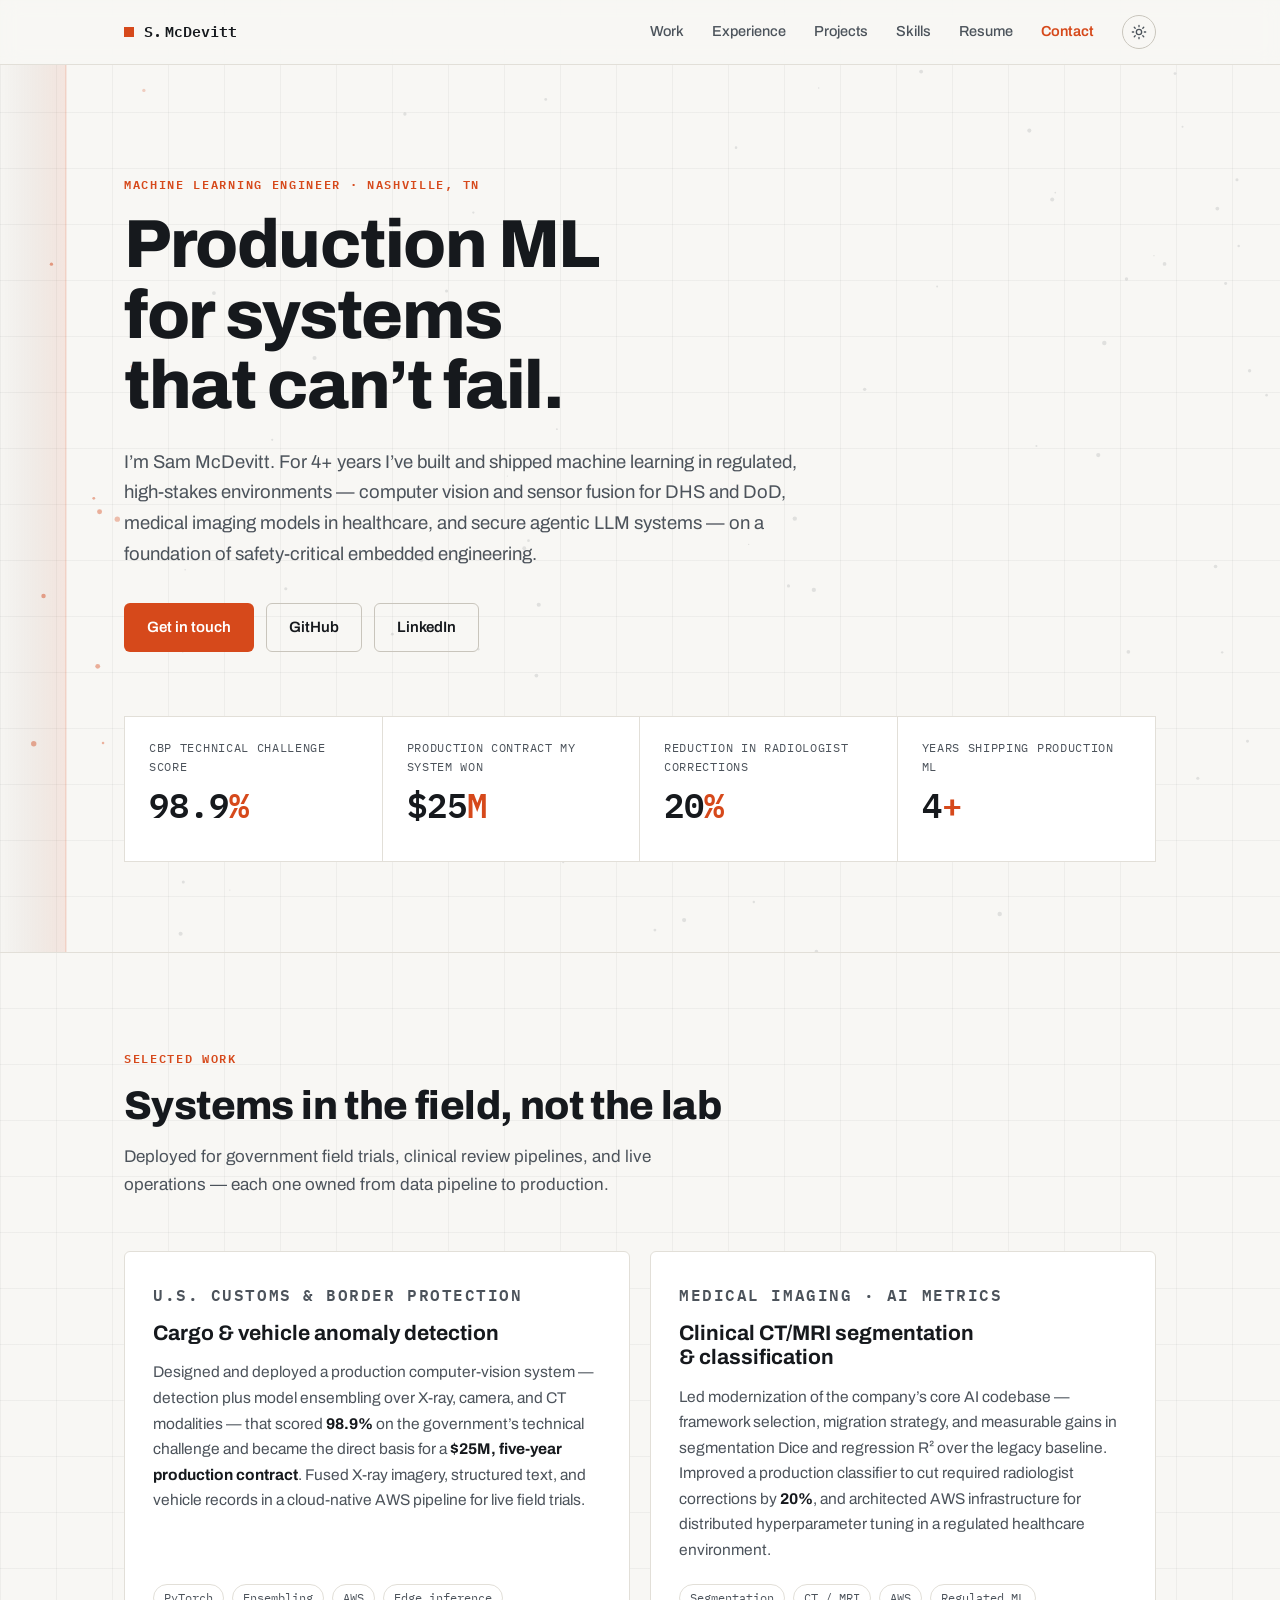
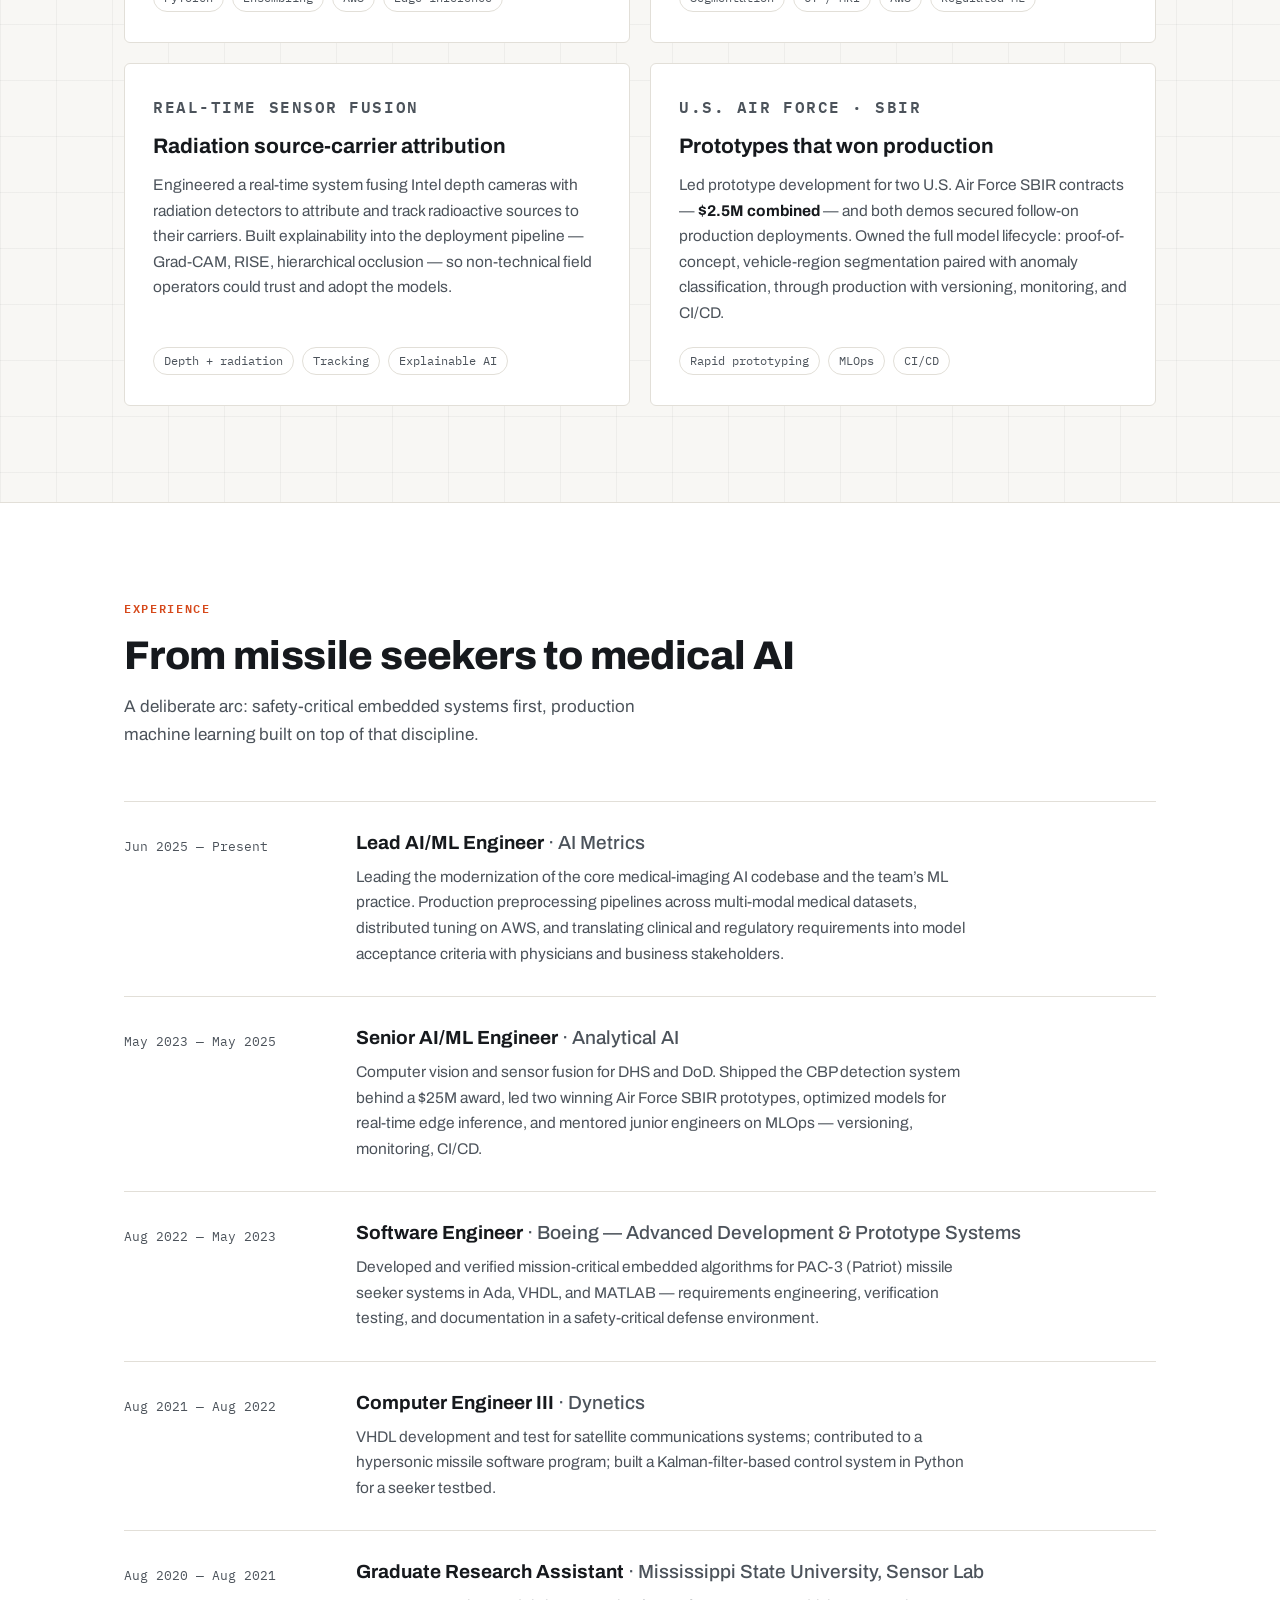
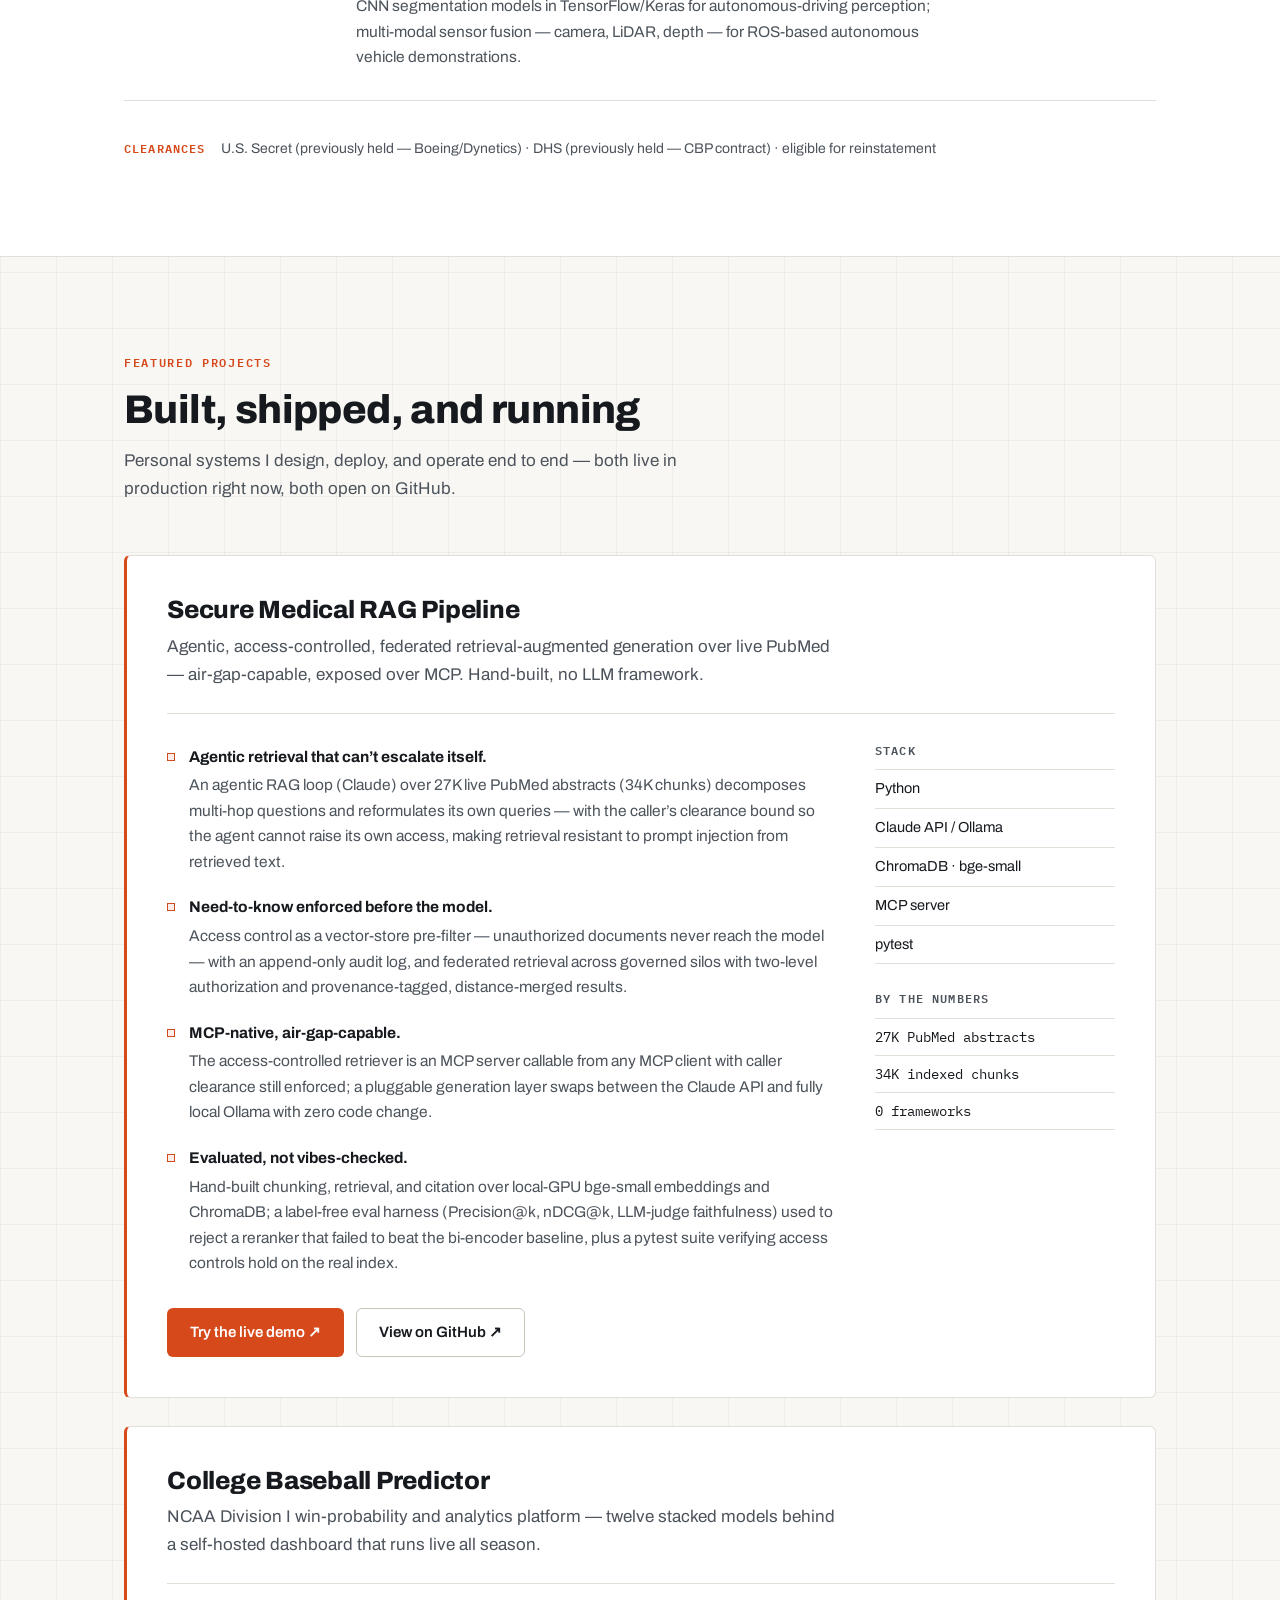
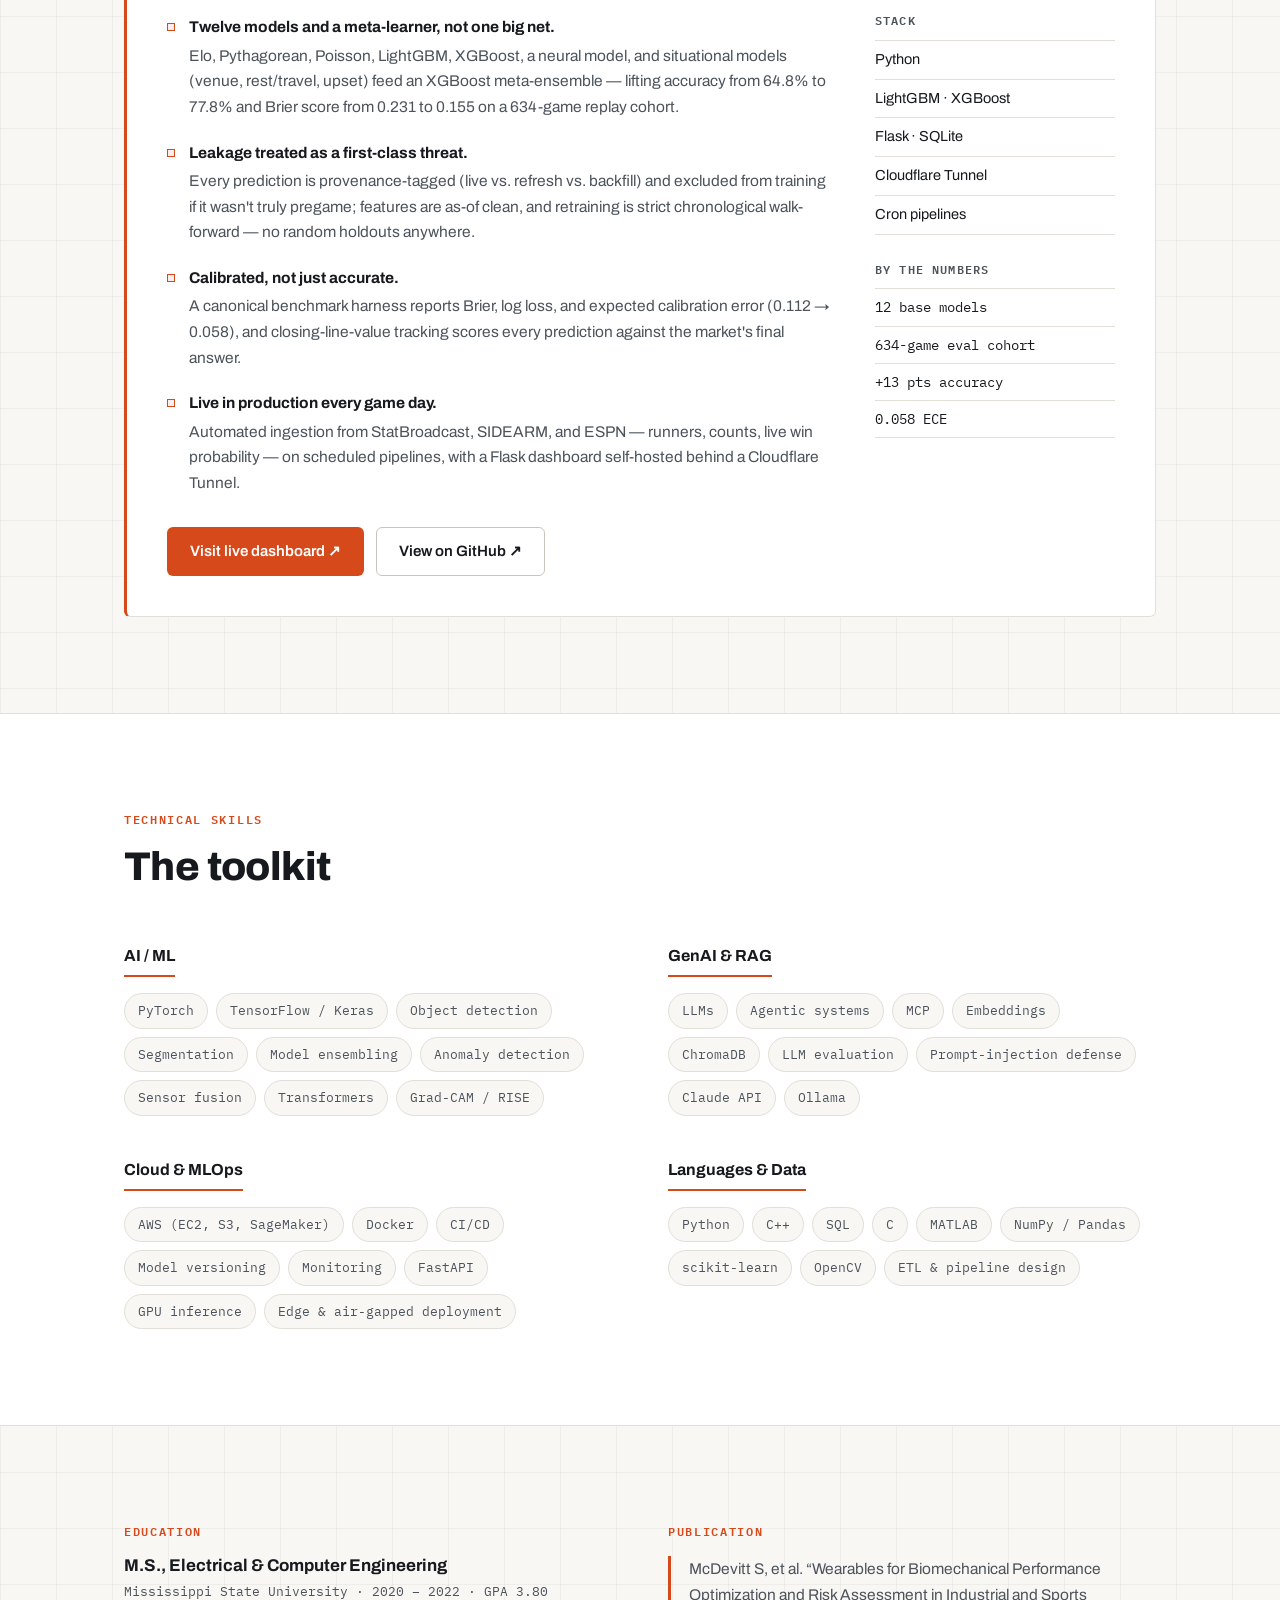
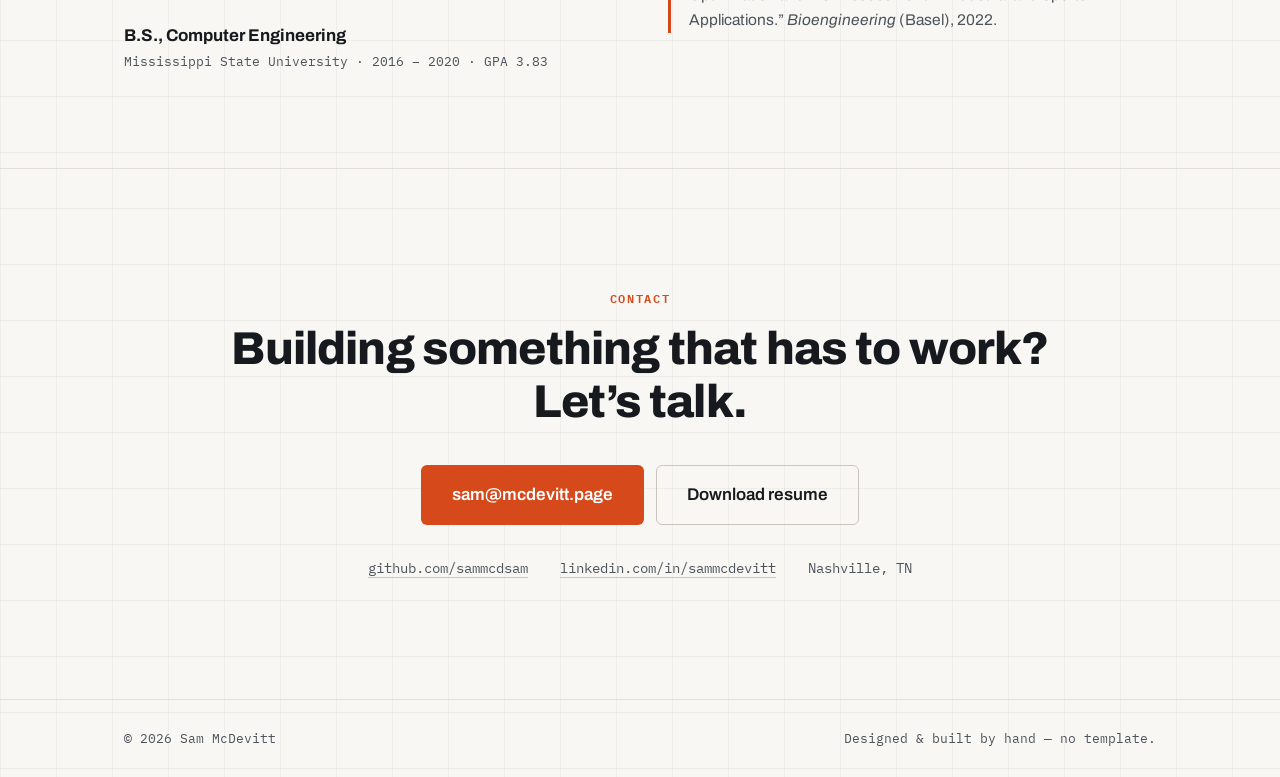
<file: index.html>
<!DOCTYPE html>
<html lang="en">
<head>
  <meta charset="UTF-8">
  <meta name="viewport" content="width=device-width, initial-scale=1.0">
  <title>Sam McDevitt — Machine Learning Engineer</title>
  <meta name="description" content="Sam McDevitt is a machine learning engineer in Nashville, TN building production ML systems — computer vision, sensor fusion, and LLM/RAG platforms — for healthcare, DHS, and DoD.">
  <meta property="og:title" content="Sam McDevitt — Machine Learning Engineer">
  <meta property="og:description" content="Production ML for systems that can't fail: computer vision, sensor fusion, and secure LLM systems in regulated environments.">
  <meta property="og:type" content="website">
  <link rel="icon" href="assets/favicon.svg" type="image/svg+xml">
  <link rel="preconnect" href="https://fonts.googleapis.com">
  <link rel="preconnect" href="https://fonts.gstatic.com" crossorigin>
  <link href="https://fonts.googleapis.com/css2?family=Archivo:wght@400;500;600;700;800&family=IBM+Plex+Mono:wght@400;500;600&display=swap" rel="stylesheet">
  <link rel="stylesheet" href="css/style.css">
  <script defer src="https://analytics.mcdevitt.page/script.js" data-website-id="8c2cd474-ac23-48b2-a5eb-e8eed59ae5b8"></script>
</head>
<body>

  <a class="skip-link" href="#main">Skip to content</a>

  <header class="site-header">
    <nav class="nav" aria-label="Primary">
      <a class="nav-brand" href="#top">
        <span class="brand-mark" aria-hidden="true"></span>
        S.&thinsp;McDevitt
      </a>
      <button class="nav-toggle" aria-expanded="false" aria-controls="nav-links" aria-label="Menu">
        <span></span><span></span>
      </button>
      <div class="nav-links" id="nav-links">
        <a href="#work">Work</a>
        <a href="#experience">Experience</a>
        <a href="#projects">Projects</a>
        <a href="#skills">Skills</a>
        <a href="assets/Sam-McDevitt-Resume.pdf" target="_blank" rel="noopener">Resume</a>
        <a href="#contact" class="nav-cta">Contact</a>
        <button class="theme-toggle" aria-label="Toggle color theme" title="Toggle theme">
          <svg class="icon-sun" viewBox="0 0 24 24" width="16" height="16" fill="none" stroke="currentColor" stroke-width="2" stroke-linecap="round"><circle cx="12" cy="12" r="4"/><path d="M12 2v2m0 16v2M4.9 4.9l1.4 1.4m11.4 11.4 1.4 1.4M2 12h2m16 0h2M4.9 19.1l1.4-1.4M17.7 6.3l1.4-1.4"/></svg>
          <svg class="icon-moon" viewBox="0 0 24 24" width="16" height="16" fill="none" stroke="currentColor" stroke-width="2" stroke-linecap="round" stroke-linejoin="round"><path d="M21 12.8A9 9 0 1 1 11.2 3a7 7 0 0 0 9.8 9.8Z"/></svg>
        </button>
      </div>
    </nav>
  </header>

  <main id="main">

    <!-- ============ HERO ============ -->
    <section class="hero" id="top">
      <canvas id="hero-canvas" aria-hidden="true"></canvas>
      <div class="container hero-inner">
        <p class="eyebrow reveal">Machine Learning Engineer · Nashville, TN</p>
        <h1 class="hero-title reveal">Production ML for systems<br>that can’t fail.</h1>
        <p class="hero-lede reveal">
          I’m Sam McDevitt. For 4+ years I’ve built and shipped machine learning in
          regulated, high-stakes environments — computer vision and sensor fusion for
          DHS and DoD, medical imaging models in healthcare, and secure agentic LLM
          systems — on a foundation of safety-critical embedded engineering.
        </p>
        <div class="hero-actions reveal">
          <a class="btn btn-primary" href="mailto:sam@mcdevitt.page">Get in touch</a>
          <a class="btn btn-ghost" href="https://github.com/sammcdsam" target="_blank" rel="noopener">GitHub</a>
          <a class="btn btn-ghost" href="https://linkedin.com/in/sammcdevitt" target="_blank" rel="noopener">LinkedIn</a>
        </div>
        <dl class="stat-row reveal">
          <div class="stat">
            <dt>CBP technical challenge score</dt>
            <dd>98.9<span class="stat-unit">%</span></dd>
          </div>
          <div class="stat">
            <dt>Production contract my system won</dt>
            <dd>$25<span class="stat-unit">M</span></dd>
          </div>
          <div class="stat">
            <dt>Reduction in radiologist corrections</dt>
            <dd>20<span class="stat-unit">%</span></dd>
          </div>
          <div class="stat">
            <dt>Years shipping production ML</dt>
            <dd>4<span class="stat-unit">+</span></dd>
          </div>
        </dl>
      </div>
    </section>

    <!-- ============ SELECTED WORK ============ -->
    <section class="section" id="work">
      <div class="container">
        <header class="section-head reveal">
          <p class="eyebrow">Selected Work</p>
          <h2>Systems in the field, not the lab</h2>
          <p class="section-lede">Deployed for government field trials, clinical review pipelines, and live operations — each one owned from data pipeline to production.</p>
        </header>

        <div class="work-grid">
          <article class="work-card reveal">
            <p class="work-tag">U.S. Customs &amp; Border Protection</p>
            <h3>Cargo &amp; vehicle anomaly detection</h3>
            <p>
              Designed and deployed a production computer-vision system — detection plus
              model ensembling over X-ray, camera, and CT modalities — that scored
              <strong>98.9%</strong> on the government’s technical challenge and became the
              direct basis for a <strong>$25M, five-year production contract</strong>.
              Fused X-ray imagery, structured text, and vehicle records in a cloud-native
              AWS pipeline for live field trials.
            </p>
            <ul class="work-meta">
              <li>PyTorch</li><li>Ensembling</li><li>AWS</li><li>Edge inference</li>
            </ul>
          </article>

          <article class="work-card reveal">
            <p class="work-tag">Medical Imaging · AI Metrics</p>
            <h3>Clinical CT/MRI segmentation &amp; classification</h3>
            <p>
              Led modernization of the company’s core AI codebase — framework selection,
              migration strategy, and measurable gains in segmentation Dice and regression
              R² over the legacy baseline. Improved a production classifier to cut required
              radiologist corrections by <strong>20%</strong>, and architected AWS
              infrastructure for distributed hyperparameter tuning in a regulated
              healthcare environment.
            </p>
            <ul class="work-meta">
              <li>Segmentation</li><li>CT / MRI</li><li>AWS</li><li>Regulated ML</li>
            </ul>
          </article>

          <article class="work-card reveal">
            <p class="work-tag">Real-time Sensor Fusion</p>
            <h3>Radiation source-carrier attribution</h3>
            <p>
              Engineered a real-time system fusing Intel depth cameras with radiation
              detectors to attribute and track radioactive sources to their carriers.
              Built explainability into the deployment pipeline — Grad-CAM, RISE,
              hierarchical occlusion — so non-technical field operators could trust and
              adopt the models.
            </p>
            <ul class="work-meta">
              <li>Depth + radiation</li><li>Tracking</li><li>Explainable AI</li>
            </ul>
          </article>

          <article class="work-card reveal">
            <p class="work-tag">U.S. Air Force · SBIR</p>
            <h3>Prototypes that won production</h3>
            <p>
              Led prototype development for two U.S. Air Force SBIR contracts —
              <strong>$2.5M combined</strong> — and both demos secured follow-on production
              deployments. Owned the full model lifecycle: proof-of-concept, vehicle-region
              segmentation paired with anomaly classification, through production with
              versioning, monitoring, and CI/CD.
            </p>
            <ul class="work-meta">
              <li>Rapid prototyping</li><li>MLOps</li><li>CI/CD</li>
            </ul>
          </article>
        </div>
      </div>
    </section>

    <!-- ============ EXPERIENCE ============ -->
    <section class="section section-alt" id="experience">
      <div class="container">
        <header class="section-head reveal">
          <p class="eyebrow">Experience</p>
          <h2>From missile seekers to medical AI</h2>
          <p class="section-lede">A deliberate arc: safety-critical embedded systems first, production machine learning built on top of that discipline.</p>
        </header>

        <ol class="timeline">
          <li class="timeline-item reveal">
            <p class="timeline-date">Jun 2025 — Present</p>
            <div class="timeline-body">
              <h3>Lead AI/ML Engineer <span class="at">· AI Metrics</span></h3>
              <p>
                Leading the modernization of the core medical-imaging AI codebase and the
                team’s ML practice. Production preprocessing pipelines across multi-modal
                medical datasets, distributed tuning on AWS, and translating clinical and
                regulatory requirements into model acceptance criteria with physicians and
                business stakeholders.
              </p>
            </div>
          </li>
          <li class="timeline-item reveal">
            <p class="timeline-date">May 2023 — May 2025</p>
            <div class="timeline-body">
              <h3>Senior AI/ML Engineer <span class="at">· Analytical AI</span></h3>
              <p>
                Computer vision and sensor fusion for DHS and DoD. Shipped the CBP
                detection system behind a $25M award, led two winning Air Force SBIR
                prototypes, optimized models for real-time edge inference, and mentored
                junior engineers on MLOps — versioning, monitoring, CI/CD.
              </p>
            </div>
          </li>
          <li class="timeline-item reveal">
            <p class="timeline-date">Aug 2022 — May 2023</p>
            <div class="timeline-body">
              <h3>Software Engineer <span class="at">· Boeing — Advanced Development &amp; Prototype Systems</span></h3>
              <p>
                Developed and verified mission-critical embedded algorithms for PAC-3
                (Patriot) missile seeker systems in Ada, VHDL, and MATLAB — requirements
                engineering, verification testing, and documentation in a safety-critical
                defense environment.
              </p>
            </div>
          </li>
          <li class="timeline-item reveal">
            <p class="timeline-date">Aug 2021 — Aug 2022</p>
            <div class="timeline-body">
              <h3>Computer Engineer III <span class="at">· Dynetics</span></h3>
              <p>
                VHDL development and test for satellite communications systems; contributed
                to a hypersonic missile software program; built a Kalman-filter-based
                control system in Python for a seeker testbed.
              </p>
            </div>
          </li>
          <li class="timeline-item reveal">
            <p class="timeline-date">Aug 2020 — Aug 2021</p>
            <div class="timeline-body">
              <h3>Graduate Research Assistant <span class="at">· Mississippi State University, Sensor Lab</span></h3>
              <p>
                CNN segmentation models in TensorFlow/Keras for autonomous-driving
                perception; multi-modal sensor fusion — camera, LiDAR, depth — for
                ROS-based autonomous vehicle demonstrations.
              </p>
            </div>
          </li>
        </ol>

        <p class="clearance reveal">
          <span class="clearance-label">Clearances</span>
          U.S. Secret (previously held — Boeing/Dynetics) · DHS (previously held — CBP contract) · eligible for reinstatement
        </p>
      </div>
    </section>

    <!-- ============ FEATURED PROJECTS ============ -->
    <section class="section" id="projects">
      <div class="container">
        <header class="section-head reveal">
          <p class="eyebrow">Featured Projects</p>
          <h2>Built, shipped, and running</h2>
          <p class="section-lede">
            Personal systems I design, deploy, and operate end to end — both live in
            production right now, both open on GitHub.
          </p>
        </header>

        <div class="project-panel reveal">
          <div class="project-head">
            <h3>Secure Medical RAG Pipeline</h3>
            <p>
              Agentic, access-controlled, federated retrieval-augmented generation over
              live PubMed — air-gap-capable, exposed over MCP. Hand-built, no LLM framework.
            </p>
          </div>
          <div class="project-main">
            <ul class="project-points">
              <li>
                <strong>Agentic retrieval that can’t escalate itself.</strong>
                An agentic RAG loop (Claude) over 27K live PubMed abstracts (34K chunks)
                decomposes multi-hop questions and reformulates its own queries — with the
                caller’s clearance bound so the agent cannot raise its own access, making
                retrieval resistant to prompt injection from retrieved text.
              </li>
              <li>
                <strong>Need-to-know enforced before the model.</strong>
                Access control as a vector-store pre-filter — unauthorized documents never
                reach the model — with an append-only audit log, and federated retrieval
                across governed silos with two-level authorization and provenance-tagged,
                distance-merged results.
              </li>
              <li>
                <strong>MCP-native, air-gap-capable.</strong>
                The access-controlled retriever is an MCP server callable from any MCP
                client with caller clearance still enforced; a pluggable generation layer
                swaps between the Claude API and fully local Ollama with zero code change.
              </li>
              <li>
                <strong>Evaluated, not vibes-checked.</strong>
                Hand-built chunking, retrieval, and citation over local-GPU bge-small
                embeddings and ChromaDB; a label-free eval harness (Precision@k, nDCG@k,
                LLM-judge faithfulness) used to reject a reranker that failed to beat the
                bi-encoder baseline, plus a pytest suite verifying access controls hold on
                the real index.
              </li>
            </ul>
            <div class="project-actions">
              <a class="btn btn-primary" href="https://rag.mcdevitt.page" target="_blank" rel="noopener">Try the live demo ↗</a>
              <a class="btn btn-ghost" href="https://github.com/sammcdsam/medical-rag-pipeline" target="_blank" rel="noopener">View on GitHub ↗</a>
            </div>
          </div>
          <aside class="project-side">
            <h4>Stack</h4>
            <ul class="side-list">
              <li>Python</li>
              <li>Claude API / Ollama</li>
              <li>ChromaDB · bge-small</li>
              <li>MCP server</li>
              <li>pytest</li>
            </ul>
            <h4>By the numbers</h4>
            <ul class="side-list mono-list">
              <li>27K PubMed abstracts</li>
              <li>34K indexed chunks</li>
              <li>0 frameworks</li>
            </ul>
          </aside>
        </div>

        <div class="project-panel reveal">
          <div class="project-head">
            <h3>College Baseball Predictor</h3>
            <p>
              NCAA Division I win-probability and analytics platform — twelve stacked
              models behind a self-hosted dashboard that runs live all season.
            </p>
          </div>
          <div class="project-main">
            <ul class="project-points">
              <li>
                <strong>Twelve models and a meta-learner, not one big net.</strong>
                Elo, Pythagorean, Poisson, LightGBM, XGBoost, a neural model, and
                situational models (venue, rest/travel, upset) feed an XGBoost
                meta-ensemble — lifting accuracy from 64.8% to 77.8% and Brier score
                from 0.231 to 0.155 on a 634-game replay cohort.
              </li>
              <li>
                <strong>Leakage treated as a first-class threat.</strong>
                Every prediction is provenance-tagged (live vs. refresh vs. backfill) and
                excluded from training if it wasn't truly pregame; features are as-of
                clean, and retraining is strict chronological walk-forward — no random
                holdouts anywhere.
              </li>
              <li>
                <strong>Calibrated, not just accurate.</strong>
                A canonical benchmark harness reports Brier, log loss, and expected
                calibration error (0.112 → 0.058), and closing-line-value tracking scores
                every prediction against the market's final answer.
              </li>
              <li>
                <strong>Live in production every game day.</strong>
                Automated ingestion from StatBroadcast, SIDEARM, and ESPN — runners,
                counts, live win probability — on scheduled pipelines, with a Flask
                dashboard self-hosted behind a Cloudflare Tunnel.
              </li>
            </ul>
            <div class="project-actions">
              <a class="btn btn-primary" href="https://baseball.mcdevitt.page" target="_blank" rel="noopener">Visit live dashboard ↗</a>
              <a class="btn btn-ghost" href="https://github.com/sammcdsam/college-baseball-predictor" target="_blank" rel="noopener">View on GitHub ↗</a>
            </div>
          </div>
          <aside class="project-side">
            <h4>Stack</h4>
            <ul class="side-list">
              <li>Python</li>
              <li>LightGBM · XGBoost</li>
              <li>Flask · SQLite</li>
              <li>Cloudflare Tunnel</li>
              <li>Cron pipelines</li>
            </ul>
            <h4>By the numbers</h4>
            <ul class="side-list mono-list">
              <li>12 base models</li>
              <li>634-game eval cohort</li>
              <li>+13 pts accuracy</li>
              <li>0.058 ECE</li>
            </ul>
          </aside>
        </div>
      </div>
    </section>

    <!-- ============ SKILLS ============ -->
    <section class="section section-alt" id="skills">
      <div class="container">
        <header class="section-head reveal">
          <p class="eyebrow">Technical Skills</p>
          <h2>The toolkit</h2>
        </header>
        <div class="skills-grid">
          <div class="skill-group reveal">
            <h3>AI / ML</h3>
            <ul class="chip-list">
              <li>PyTorch</li><li>TensorFlow / Keras</li><li>Object detection</li>
              <li>Segmentation</li><li>Model ensembling</li><li>Anomaly detection</li>
              <li>Sensor fusion</li><li>Transformers</li><li>Grad-CAM / RISE</li>
            </ul>
          </div>
          <div class="skill-group reveal">
            <h3>GenAI &amp; RAG</h3>
            <ul class="chip-list">
              <li>LLMs</li><li>Agentic systems</li><li>MCP</li><li>Embeddings</li>
              <li>ChromaDB</li><li>LLM evaluation</li><li>Prompt-injection defense</li>
              <li>Claude API</li><li>Ollama</li>
            </ul>
          </div>
          <div class="skill-group reveal">
            <h3>Cloud &amp; MLOps</h3>
            <ul class="chip-list">
              <li>AWS (EC2, S3, SageMaker)</li><li>Docker</li><li>CI/CD</li>
              <li>Model versioning</li><li>Monitoring</li><li>FastAPI</li>
              <li>GPU inference</li><li>Edge &amp; air-gapped deployment</li>
            </ul>
          </div>
          <div class="skill-group reveal">
            <h3>Languages &amp; Data</h3>
            <ul class="chip-list">
              <li>Python</li><li>C++</li><li>SQL</li><li>C</li><li>MATLAB</li>
              <li>NumPy / Pandas</li><li>scikit-learn</li><li>OpenCV</li>
              <li>ETL &amp; pipeline design</li>
            </ul>
          </div>
        </div>
      </div>
    </section>

    <!-- ============ EDUCATION & PUBLICATION ============ -->
    <section class="section" id="education">
      <div class="container edu-grid">
        <div class="reveal">
          <p class="eyebrow">Education</p>
          <ul class="edu-list">
            <li>
              <h3>M.S., Electrical &amp; Computer Engineering</h3>
              <p class="edu-meta">Mississippi State University · 2020 – 2022 · GPA 3.80</p>
            </li>
            <li>
              <h3>B.S., Computer Engineering</h3>
              <p class="edu-meta">Mississippi State University · 2016 – 2020 · GPA 3.83</p>
            </li>
          </ul>
        </div>
        <div class="reveal">
          <p class="eyebrow">Publication</p>
          <p class="pub-cite">
            McDevitt&nbsp;S, et&nbsp;al. “Wearables for Biomechanical Performance
            Optimization and Risk Assessment in Industrial and Sports Applications.”
            <em>Bioengineering</em> (Basel), 2022.
          </p>
        </div>
      </div>
    </section>

    <!-- ============ CONTACT ============ -->
    <section class="section section-contact" id="contact">
      <div class="container">
        <p class="eyebrow reveal">Contact</p>
        <h2 class="contact-title reveal">Building something that has to work?<br>Let’s talk.</h2>
        <div class="hero-actions reveal">
          <a class="btn btn-primary btn-lg" href="mailto:sam@mcdevitt.page">sam@mcdevitt.page</a>
          <a class="btn btn-ghost btn-lg" href="assets/Sam-McDevitt-Resume.pdf" target="_blank" rel="noopener">Download resume</a>
        </div>
        <ul class="contact-links reveal">
          <li><a href="https://github.com/sammcdsam" target="_blank" rel="noopener">github.com/sammcdsam</a></li>
          <li><a href="https://linkedin.com/in/sammcdevitt" target="_blank" rel="noopener">linkedin.com/in/sammcdevitt</a></li>
          <li>Nashville, TN</li>
        </ul>
      </div>
    </section>

  </main>

  <footer class="site-footer">
    <div class="container footer-inner">
      <p>© <span id="year"></span> Sam McDevitt</p>
      <p class="footer-note">Designed &amp; built by hand — no template.</p>
    </div>
  </footer>

  <script src="js/main.js"></script>
</body>
</html>
</file>
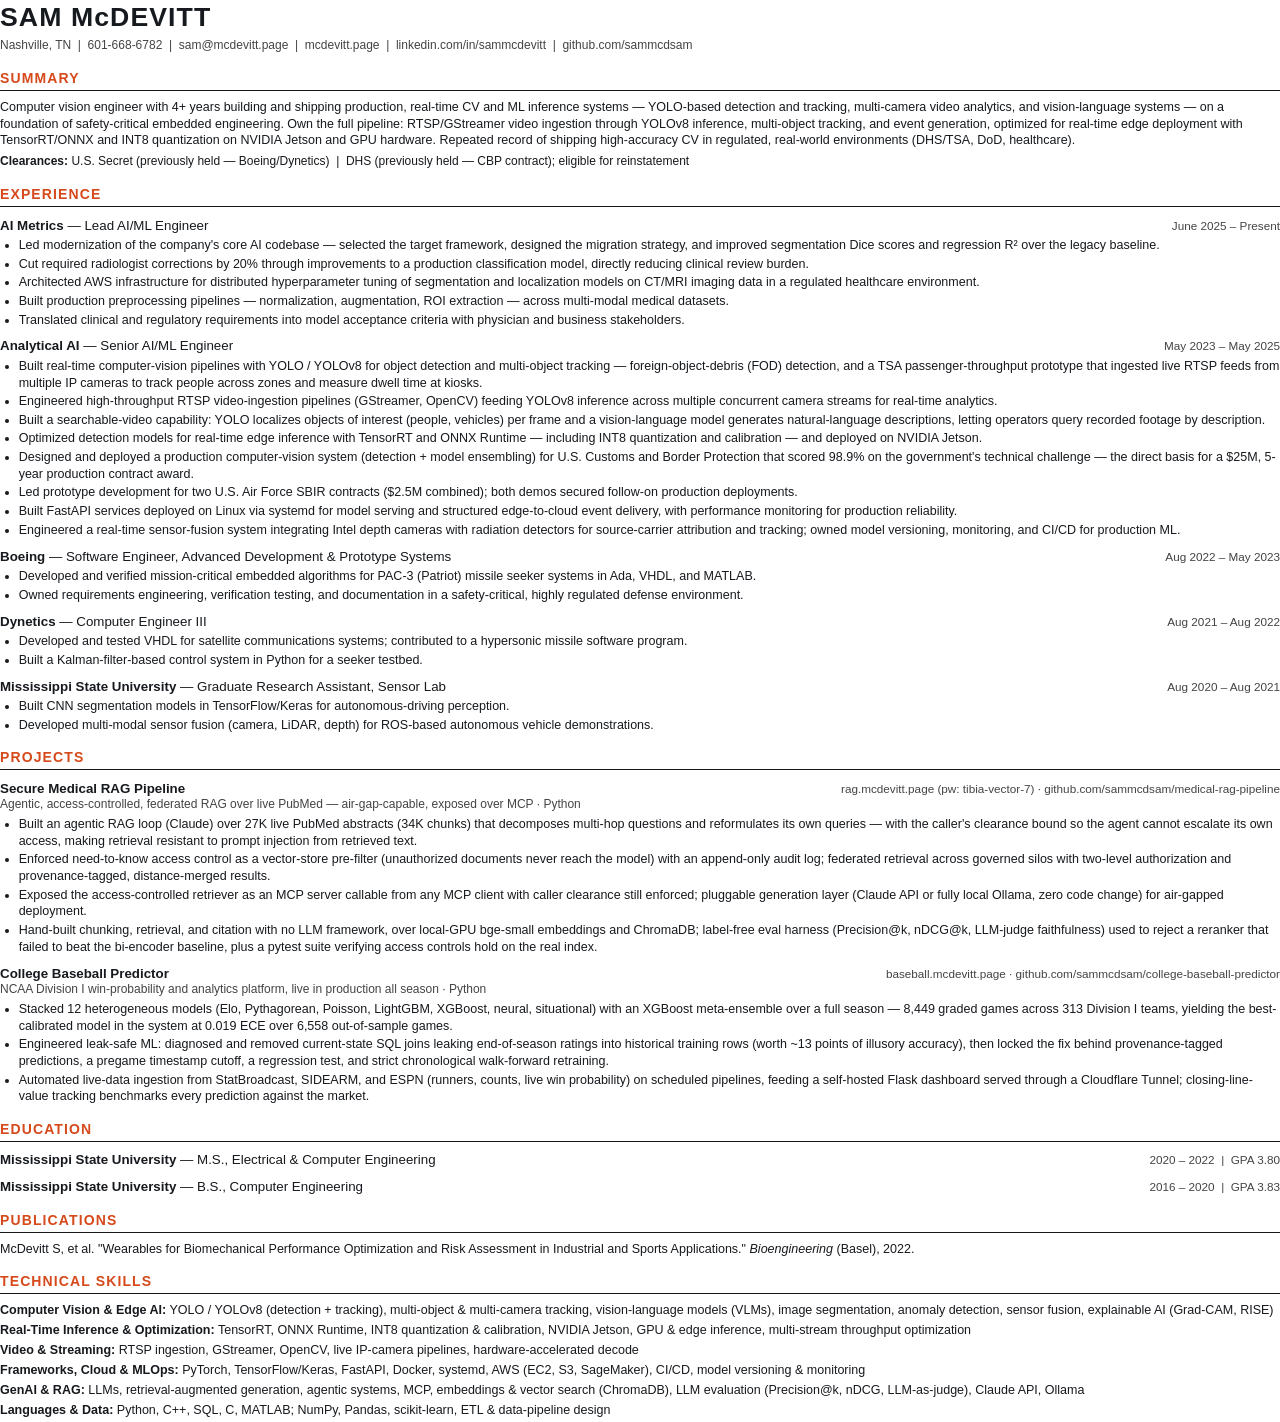
<file: resume/resume-cv.html>
<!DOCTYPE html>
<html lang="en">
<head>
<meta charset="UTF-8">
<title>Sam McDevitt — Resume</title>
<style>
  @page { size: letter; margin: 0.5in 0.6in; }
  * { box-sizing: border-box; margin: 0; padding: 0; }
  body {
    font-family: Helvetica, Arial, sans-serif;
    font-size: 9.4pt;
    line-height: 1.33;
    color: #16191D;
  }
  h1 {
    font-size: 20pt;
    letter-spacing: 0.04em;
    margin-bottom: 2pt;
  }
  .contact {
    font-size: 9pt;
    color: #444;
    margin-bottom: 10pt;
  }
  h2 {
    font-size: 10.5pt;
    text-transform: uppercase;
    letter-spacing: 0.08em;
    color: #D6491B;
    border-bottom: 1.2pt solid #16191D;
    padding-bottom: 2pt;
    margin: 11pt 0 6pt;
  }
  .role {
    display: flex;
    justify-content: space-between;
    align-items: baseline;
    margin-top: 7pt;
  }
  .role h3 { font-size: 10pt; }
  .role .org { font-weight: normal; }
  .dates {
    font-size: 8.8pt;
    color: #444;
    white-space: nowrap;
  }
  ul { margin: 2pt 0 0 14pt; }
  li { margin-bottom: 1.5pt; }
  .summary { margin-bottom: 2pt; }
  .clearance { font-size: 9pt; margin-top: 4pt; }
  .proj-sub { font-size: 9pt; color: #444; margin-bottom: 2pt; }
  .skills p { margin-bottom: 2.5pt; }
  .skills b { color: #16191D; }
  a { color: inherit; text-decoration: none; }
</style>
</head>
<body>

<h1>SAM McDEVITT</h1>
<p class="contact">
  Nashville, TN &nbsp;|&nbsp; 601-668-6782 &nbsp;|&nbsp; sam@mcdevitt.page &nbsp;|&nbsp;
  mcdevitt.page &nbsp;|&nbsp; linkedin.com/in/sammcdevitt &nbsp;|&nbsp; github.com/sammcdsam
</p>

<h2>Summary</h2>
<p class="summary">
Computer vision engineer with 4+ years building and shipping production, real-time CV and ML inference
systems — YOLO-based detection and tracking, multi-camera video analytics, and vision-language systems —
on a foundation of safety-critical embedded engineering. Own the full pipeline: RTSP/GStreamer video
ingestion through YOLOv8 inference, multi-object tracking, and event generation, optimized for real-time
edge deployment with TensorRT/ONNX and INT8 quantization on NVIDIA Jetson and GPU hardware. Repeated
record of shipping high-accuracy CV in regulated, real-world environments (DHS/TSA, DoD, healthcare).
</p>
<p class="clearance">
<b>Clearances:</b> U.S. Secret (previously held — Boeing/Dynetics) &nbsp;|&nbsp; DHS (previously held —
CBP contract); eligible for reinstatement
</p>

<h2>Experience</h2>

<div class="role">
  <h3>AI Metrics <span class="org">— Lead AI/ML Engineer</span></h3>
  <span class="dates">June 2025 – Present</span>
</div>
<ul>
  <li>Led modernization of the company's core AI codebase — selected the target framework, designed the migration strategy, and improved segmentation Dice scores and regression R² over the legacy baseline.</li>
  <li>Cut required radiologist corrections by 20% through improvements to a production classification model, directly reducing clinical review burden.</li>
  <li>Architected AWS infrastructure for distributed hyperparameter tuning of segmentation and localization models on CT/MRI imaging data in a regulated healthcare environment.</li>
  <li>Built production preprocessing pipelines — normalization, augmentation, ROI extraction — across multi-modal medical datasets.</li>
  <li>Translated clinical and regulatory requirements into model acceptance criteria with physician and business stakeholders.</li>
</ul>

<div class="role">
  <h3>Analytical AI <span class="org">— Senior AI/ML Engineer</span></h3>
  <span class="dates">May 2023 – May 2025</span>
</div>
<ul>
  <li>Built real-time computer-vision pipelines with YOLO / YOLOv8 for object detection and multi-object tracking — foreign-object-debris (FOD) detection, and a TSA passenger-throughput prototype that ingested live RTSP feeds from multiple IP cameras to track people across zones and measure dwell time at kiosks.</li>
  <li>Engineered high-throughput RTSP video-ingestion pipelines (GStreamer, OpenCV) feeding YOLOv8 inference across multiple concurrent camera streams for real-time analytics.</li>
  <li>Built a searchable-video capability: YOLO localizes objects of interest (people, vehicles) per frame and a vision-language model generates natural-language descriptions, letting operators query recorded footage by description.</li>
  <li>Optimized detection models for real-time edge inference with TensorRT and ONNX Runtime — including INT8 quantization and calibration — and deployed on NVIDIA Jetson.</li>
  <li>Designed and deployed a production computer-vision system (detection + model ensembling) for U.S. Customs and Border Protection that scored 98.9% on the government's technical challenge — the direct basis for a $25M, 5-year production contract award.</li>
  <li>Led prototype development for two U.S. Air Force SBIR contracts ($2.5M combined); both demos secured follow-on production deployments.</li>
  <li>Built FastAPI services deployed on Linux via systemd for model serving and structured edge-to-cloud event delivery, with performance monitoring for production reliability.</li>
  <li>Engineered a real-time sensor-fusion system integrating Intel depth cameras with radiation detectors for source-carrier attribution and tracking; owned model versioning, monitoring, and CI/CD for production ML.</li>
</ul>

<div class="role">
  <h3>Boeing <span class="org">— Software Engineer, Advanced Development &amp; Prototype Systems</span></h3>
  <span class="dates">Aug 2022 – May 2023</span>
</div>
<ul>
  <li>Developed and verified mission-critical embedded algorithms for PAC-3 (Patriot) missile seeker systems in Ada, VHDL, and MATLAB.</li>
  <li>Owned requirements engineering, verification testing, and documentation in a safety-critical, highly regulated defense environment.</li>
</ul>

<div class="role">
  <h3>Dynetics <span class="org">— Computer Engineer III</span></h3>
  <span class="dates">Aug 2021 – Aug 2022</span>
</div>
<ul>
  <li>Developed and tested VHDL for satellite communications systems; contributed to a hypersonic missile software program.</li>
  <li>Built a Kalman-filter-based control system in Python for a seeker testbed.</li>
</ul>

<div class="role">
  <h3>Mississippi State University <span class="org">— Graduate Research Assistant, Sensor Lab</span></h3>
  <span class="dates">Aug 2020 – Aug 2021</span>
</div>
<ul>
  <li>Built CNN segmentation models in TensorFlow/Keras for autonomous-driving perception.</li>
  <li>Developed multi-modal sensor fusion (camera, LiDAR, depth) for ROS-based autonomous vehicle demonstrations.</li>
</ul>

<h2>Projects</h2>

<div class="role">
  <h3>Secure Medical RAG Pipeline</h3>
  <span class="dates">rag.mcdevitt.page (pw: tibia-vector-7) · github.com/sammcdsam/medical-rag-pipeline</span>
</div>
<p class="proj-sub">Agentic, access-controlled, federated RAG over live PubMed — air-gap-capable, exposed over MCP · Python</p>
<ul>
  <li>Built an agentic RAG loop (Claude) over 27K live PubMed abstracts (34K chunks) that decomposes multi-hop questions and reformulates its own queries — with the caller's clearance bound so the agent cannot escalate its own access, making retrieval resistant to prompt injection from retrieved text.</li>
  <li>Enforced need-to-know access control as a vector-store pre-filter (unauthorized documents never reach the model) with an append-only audit log; federated retrieval across governed silos with two-level authorization and provenance-tagged, distance-merged results.</li>
  <li>Exposed the access-controlled retriever as an MCP server callable from any MCP client with caller clearance still enforced; pluggable generation layer (Claude API or fully local Ollama, zero code change) for air-gapped deployment.</li>
  <li>Hand-built chunking, retrieval, and citation with no LLM framework, over local-GPU bge-small embeddings and ChromaDB; label-free eval harness (Precision@k, nDCG@k, LLM-judge faithfulness) used to reject a reranker that failed to beat the bi-encoder baseline, plus a pytest suite verifying access controls hold on the real index.</li>
</ul>

<div class="role">
  <h3>College Baseball Predictor</h3>
  <span class="dates">baseball.mcdevitt.page · github.com/sammcdsam/college-baseball-predictor</span>
</div>
<p class="proj-sub">NCAA Division I win-probability and analytics platform, live in production all season · Python</p>
<ul>
  <li>Stacked 12 heterogeneous models (Elo, Pythagorean, Poisson, LightGBM, XGBoost, neural, situational) with an XGBoost meta-ensemble over a full season — 8,449 graded games across 313 Division I teams, yielding the best-calibrated model in the system at 0.019 ECE over 6,558 out-of-sample games.</li>
  <li>Engineered leak-safe ML: diagnosed and removed current-state SQL joins leaking end-of-season ratings into historical training rows (worth ~13 points of illusory accuracy), then locked the fix behind provenance-tagged predictions, a pregame timestamp cutoff, a regression test, and strict chronological walk-forward retraining.</li>
  <li>Automated live-data ingestion from StatBroadcast, SIDEARM, and ESPN (runners, counts, live win probability) on scheduled pipelines, feeding a self-hosted Flask dashboard served through a Cloudflare Tunnel; closing-line-value tracking benchmarks every prediction against the market.</li>
</ul>

<h2>Education</h2>
<div class="role">
  <h3>Mississippi State University <span class="org">— M.S., Electrical &amp; Computer Engineering</span></h3>
  <span class="dates">2020 – 2022 &nbsp;|&nbsp; GPA 3.80</span>
</div>
<div class="role">
  <h3>Mississippi State University <span class="org">— B.S., Computer Engineering</span></h3>
  <span class="dates">2016 – 2020 &nbsp;|&nbsp; GPA 3.83</span>
</div>

<h2>Publications</h2>
<p>
McDevitt S, et al. "Wearables for Biomechanical Performance Optimization and Risk Assessment in
Industrial and Sports Applications." <i>Bioengineering</i> (Basel), 2022.
</p>

<h2>Technical Skills</h2>
<div class="skills">
  <p><b>Computer Vision &amp; Edge AI:</b> YOLO / YOLOv8 (detection + tracking), multi-object &amp; multi-camera tracking, vision-language models (VLMs), image segmentation, anomaly detection, sensor fusion, explainable AI (Grad-CAM, RISE)</p>
  <p><b>Real-Time Inference &amp; Optimization:</b> TensorRT, ONNX Runtime, INT8 quantization &amp; calibration, NVIDIA Jetson, GPU &amp; edge inference, multi-stream throughput optimization</p>
  <p><b>Video &amp; Streaming:</b> RTSP ingestion, GStreamer, OpenCV, live IP-camera pipelines, hardware-accelerated decode</p>
  <p><b>Frameworks, Cloud &amp; MLOps:</b> PyTorch, TensorFlow/Keras, FastAPI, Docker, systemd, AWS (EC2, S3, SageMaker), CI/CD, model versioning &amp; monitoring</p>
  <p><b>GenAI &amp; RAG:</b> LLMs, retrieval-augmented generation, agentic systems, MCP, embeddings &amp; vector search (ChromaDB), LLM evaluation (Precision@k, nDCG, LLM-as-judge), Claude API, Ollama</p>
  <p><b>Languages &amp; Data:</b> Python, C++, SQL, C, MATLAB; NumPy, Pandas, scikit-learn, ETL &amp; data-pipeline design</p>
</div>

</body>
</html>
</file>
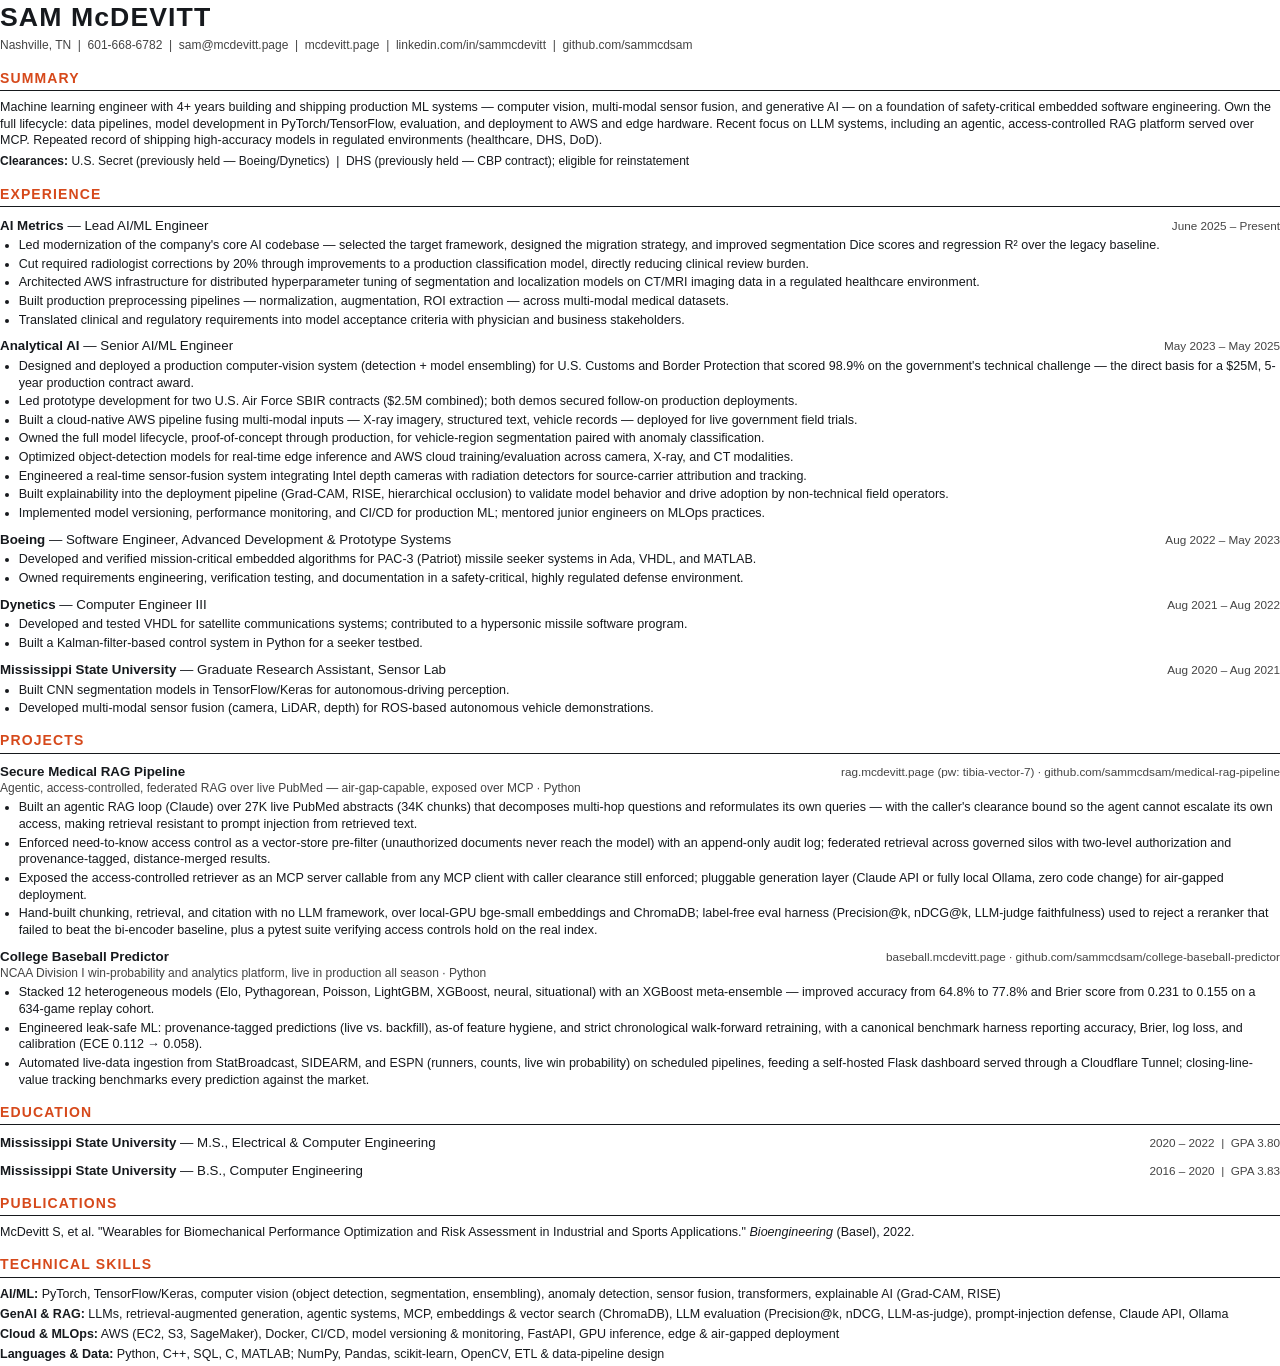
<file: resume/resume.html>
<!DOCTYPE html>
<html lang="en">
<head>
<meta charset="UTF-8">
<title>Sam McDevitt — Resume</title>
<style>
  @page { size: letter; margin: 0.5in 0.6in; }
  * { box-sizing: border-box; margin: 0; padding: 0; }
  body {
    font-family: Helvetica, Arial, sans-serif;
    font-size: 9.4pt;
    line-height: 1.33;
    color: #16191D;
  }
  h1 {
    font-size: 20pt;
    letter-spacing: 0.04em;
    margin-bottom: 2pt;
  }
  .contact {
    font-size: 9pt;
    color: #444;
    margin-bottom: 10pt;
  }
  h2 {
    font-size: 10.5pt;
    text-transform: uppercase;
    letter-spacing: 0.08em;
    color: #D6491B;
    border-bottom: 1.2pt solid #16191D;
    padding-bottom: 2pt;
    margin: 11pt 0 6pt;
  }
  .role {
    display: flex;
    justify-content: space-between;
    align-items: baseline;
    margin-top: 7pt;
  }
  .role h3 { font-size: 10pt; }
  .role .org { font-weight: normal; }
  .dates {
    font-size: 8.8pt;
    color: #444;
    white-space: nowrap;
  }
  ul { margin: 2pt 0 0 14pt; }
  li { margin-bottom: 1.5pt; }
  .summary { margin-bottom: 2pt; }
  .clearance { font-size: 9pt; margin-top: 4pt; }
  .proj-sub { font-size: 9pt; color: #444; margin-bottom: 2pt; }
  .skills p { margin-bottom: 2.5pt; }
  .skills b { color: #16191D; }
  a { color: inherit; text-decoration: none; }
</style>
</head>
<body>

<h1>SAM McDEVITT</h1>
<p class="contact">
  Nashville, TN &nbsp;|&nbsp; 601-668-6782 &nbsp;|&nbsp; sam@mcdevitt.page &nbsp;|&nbsp;
  mcdevitt.page &nbsp;|&nbsp; linkedin.com/in/sammcdevitt &nbsp;|&nbsp; github.com/sammcdsam
</p>

<h2>Summary</h2>
<p class="summary">
Machine learning engineer with 4+ years building and shipping production ML systems — computer vision,
multi-modal sensor fusion, and generative AI — on a foundation of safety-critical embedded software
engineering. Own the full lifecycle: data pipelines, model development in PyTorch/TensorFlow, evaluation,
and deployment to AWS and edge hardware. Recent focus on LLM systems, including an agentic,
access-controlled RAG platform served over MCP. Repeated record of shipping high-accuracy models in
regulated environments (healthcare, DHS, DoD).
</p>
<p class="clearance">
<b>Clearances:</b> U.S. Secret (previously held — Boeing/Dynetics) &nbsp;|&nbsp; DHS (previously held —
CBP contract); eligible for reinstatement
</p>

<h2>Experience</h2>

<div class="role">
  <h3>AI Metrics <span class="org">— Lead AI/ML Engineer</span></h3>
  <span class="dates">June 2025 – Present</span>
</div>
<ul>
  <li>Led modernization of the company's core AI codebase — selected the target framework, designed the migration strategy, and improved segmentation Dice scores and regression R² over the legacy baseline.</li>
  <li>Cut required radiologist corrections by 20% through improvements to a production classification model, directly reducing clinical review burden.</li>
  <li>Architected AWS infrastructure for distributed hyperparameter tuning of segmentation and localization models on CT/MRI imaging data in a regulated healthcare environment.</li>
  <li>Built production preprocessing pipelines — normalization, augmentation, ROI extraction — across multi-modal medical datasets.</li>
  <li>Translated clinical and regulatory requirements into model acceptance criteria with physician and business stakeholders.</li>
</ul>

<div class="role">
  <h3>Analytical AI <span class="org">— Senior AI/ML Engineer</span></h3>
  <span class="dates">May 2023 – May 2025</span>
</div>
<ul>
  <li>Designed and deployed a production computer-vision system (detection + model ensembling) for U.S. Customs and Border Protection that scored 98.9% on the government's technical challenge — the direct basis for a $25M, 5-year production contract award.</li>
  <li>Led prototype development for two U.S. Air Force SBIR contracts ($2.5M combined); both demos secured follow-on production deployments.</li>
  <li>Built a cloud-native AWS pipeline fusing multi-modal inputs — X-ray imagery, structured text, vehicle records — deployed for live government field trials.</li>
  <li>Owned the full model lifecycle, proof-of-concept through production, for vehicle-region segmentation paired with anomaly classification.</li>
  <li>Optimized object-detection models for real-time edge inference and AWS cloud training/evaluation across camera, X-ray, and CT modalities.</li>
  <li>Engineered a real-time sensor-fusion system integrating Intel depth cameras with radiation detectors for source-carrier attribution and tracking.</li>
  <li>Built explainability into the deployment pipeline (Grad-CAM, RISE, hierarchical occlusion) to validate model behavior and drive adoption by non-technical field operators.</li>
  <li>Implemented model versioning, performance monitoring, and CI/CD for production ML; mentored junior engineers on MLOps practices.</li>
</ul>

<div class="role">
  <h3>Boeing <span class="org">— Software Engineer, Advanced Development &amp; Prototype Systems</span></h3>
  <span class="dates">Aug 2022 – May 2023</span>
</div>
<ul>
  <li>Developed and verified mission-critical embedded algorithms for PAC-3 (Patriot) missile seeker systems in Ada, VHDL, and MATLAB.</li>
  <li>Owned requirements engineering, verification testing, and documentation in a safety-critical, highly regulated defense environment.</li>
</ul>

<div class="role">
  <h3>Dynetics <span class="org">— Computer Engineer III</span></h3>
  <span class="dates">Aug 2021 – Aug 2022</span>
</div>
<ul>
  <li>Developed and tested VHDL for satellite communications systems; contributed to a hypersonic missile software program.</li>
  <li>Built a Kalman-filter-based control system in Python for a seeker testbed.</li>
</ul>

<div class="role">
  <h3>Mississippi State University <span class="org">— Graduate Research Assistant, Sensor Lab</span></h3>
  <span class="dates">Aug 2020 – Aug 2021</span>
</div>
<ul>
  <li>Built CNN segmentation models in TensorFlow/Keras for autonomous-driving perception.</li>
  <li>Developed multi-modal sensor fusion (camera, LiDAR, depth) for ROS-based autonomous vehicle demonstrations.</li>
</ul>

<h2>Projects</h2>

<div class="role">
  <h3>Secure Medical RAG Pipeline</h3>
  <span class="dates">rag.mcdevitt.page (pw: tibia-vector-7) · github.com/sammcdsam/medical-rag-pipeline</span>
</div>
<p class="proj-sub">Agentic, access-controlled, federated RAG over live PubMed — air-gap-capable, exposed over MCP · Python</p>
<ul>
  <li>Built an agentic RAG loop (Claude) over 27K live PubMed abstracts (34K chunks) that decomposes multi-hop questions and reformulates its own queries — with the caller's clearance bound so the agent cannot escalate its own access, making retrieval resistant to prompt injection from retrieved text.</li>
  <li>Enforced need-to-know access control as a vector-store pre-filter (unauthorized documents never reach the model) with an append-only audit log; federated retrieval across governed silos with two-level authorization and provenance-tagged, distance-merged results.</li>
  <li>Exposed the access-controlled retriever as an MCP server callable from any MCP client with caller clearance still enforced; pluggable generation layer (Claude API or fully local Ollama, zero code change) for air-gapped deployment.</li>
  <li>Hand-built chunking, retrieval, and citation with no LLM framework, over local-GPU bge-small embeddings and ChromaDB; label-free eval harness (Precision@k, nDCG@k, LLM-judge faithfulness) used to reject a reranker that failed to beat the bi-encoder baseline, plus a pytest suite verifying access controls hold on the real index.</li>
</ul>

<div class="role">
  <h3>College Baseball Predictor</h3>
  <span class="dates">baseball.mcdevitt.page · github.com/sammcdsam/college-baseball-predictor</span>
</div>
<p class="proj-sub">NCAA Division I win-probability and analytics platform, live in production all season · Python</p>
<ul>
  <li>Stacked 12 heterogeneous models (Elo, Pythagorean, Poisson, LightGBM, XGBoost, neural, situational) with an XGBoost meta-ensemble — improved accuracy from 64.8% to 77.8% and Brier score from 0.231 to 0.155 on a 634-game replay cohort.</li>
  <li>Engineered leak-safe ML: provenance-tagged predictions (live vs. backfill), as-of feature hygiene, and strict chronological walk-forward retraining, with a canonical benchmark harness reporting accuracy, Brier, log loss, and calibration (ECE 0.112 → 0.058).</li>
  <li>Automated live-data ingestion from StatBroadcast, SIDEARM, and ESPN (runners, counts, live win probability) on scheduled pipelines, feeding a self-hosted Flask dashboard served through a Cloudflare Tunnel; closing-line-value tracking benchmarks every prediction against the market.</li>
</ul>

<h2>Education</h2>
<div class="role">
  <h3>Mississippi State University <span class="org">— M.S., Electrical &amp; Computer Engineering</span></h3>
  <span class="dates">2020 – 2022 &nbsp;|&nbsp; GPA 3.80</span>
</div>
<div class="role">
  <h3>Mississippi State University <span class="org">— B.S., Computer Engineering</span></h3>
  <span class="dates">2016 – 2020 &nbsp;|&nbsp; GPA 3.83</span>
</div>

<h2>Publications</h2>
<p>
McDevitt S, et al. "Wearables for Biomechanical Performance Optimization and Risk Assessment in
Industrial and Sports Applications." <i>Bioengineering</i> (Basel), 2022.
</p>

<h2>Technical Skills</h2>
<div class="skills">
  <p><b>AI/ML:</b> PyTorch, TensorFlow/Keras, computer vision (object detection, segmentation, ensembling), anomaly detection, sensor fusion, transformers, explainable AI (Grad-CAM, RISE)</p>
  <p><b>GenAI &amp; RAG:</b> LLMs, retrieval-augmented generation, agentic systems, MCP, embeddings &amp; vector search (ChromaDB), LLM evaluation (Precision@k, nDCG, LLM-as-judge), prompt-injection defense, Claude API, Ollama</p>
  <p><b>Cloud &amp; MLOps:</b> AWS (EC2, S3, SageMaker), Docker, CI/CD, model versioning &amp; monitoring, FastAPI, GPU inference, edge &amp; air-gapped deployment</p>
  <p><b>Languages &amp; Data:</b> Python, C++, SQL, C, MATLAB; NumPy, Pandas, scikit-learn, OpenCV, ETL &amp; data-pipeline design</p>
</div>

</body>
</html>
</file>
<file: css/style.css>
/* ============================================================
   Sam McDevitt — portfolio
   Palette: paper / blue-black ink / international orange
   Type: Archivo (display + body) · IBM Plex Mono (labels, data)
   ============================================================ */

:root {
  --bg: #F8F7F4;
  --surface: #FFFFFF;
  --ink: #16191D;
  --ink-2: #4C535B;
  --line: #E2DFD8;
  --line-strong: #C9C5BC;
  --accent: #D6491B;
  --accent-soft: rgba(214, 73, 27, 0.09);
  --accent-contrast: #FFFFFF;
  --grid-line: rgba(22, 25, 29, 0.045);

  --font-body: "Archivo", "Helvetica Neue", Arial, sans-serif;
  --font-mono: "IBM Plex Mono", "SFMono-Regular", Consolas, monospace;

  --container: 1080px;
  --radius: 6px;
}

@media (prefers-color-scheme: dark) {
  :root {
    --bg: #101317;
    --surface: #171B21;
    --ink: #E9E7E2;
    --ink-2: #9BA1A9;
    --line: #262B32;
    --line-strong: #3A414A;
    --accent: #FF6B42;
    --accent-soft: rgba(255, 107, 66, 0.12);
    --accent-contrast: #16191D;
    --grid-line: rgba(233, 231, 226, 0.04);
  }
}

:root[data-theme="light"] {
  --bg: #F8F7F4;
  --surface: #FFFFFF;
  --ink: #16191D;
  --ink-2: #4C535B;
  --line: #E2DFD8;
  --line-strong: #C9C5BC;
  --accent: #D6491B;
  --accent-soft: rgba(214, 73, 27, 0.09);
  --accent-contrast: #FFFFFF;
  --grid-line: rgba(22, 25, 29, 0.045);
}

:root[data-theme="dark"] {
  --bg: #101317;
  --surface: #171B21;
  --ink: #E9E7E2;
  --ink-2: #9BA1A9;
  --line: #262B32;
  --line-strong: #3A414A;
  --accent: #FF6B42;
  --accent-soft: rgba(255, 107, 66, 0.12);
  --accent-contrast: #16191D;
  --grid-line: rgba(233, 231, 226, 0.04);
}

/* ---------- reset & base ---------- */

*, *::before, *::after { box-sizing: border-box; }

html { scroll-behavior: smooth; }

body {
  margin: 0;
  background: var(--bg);
  color: var(--ink);
  font-family: var(--font-body);
  font-size: 17px;
  line-height: 1.65;
  -webkit-font-smoothing: antialiased;
  background-image:
    linear-gradient(var(--grid-line) 1px, transparent 1px),
    linear-gradient(90deg, var(--grid-line) 1px, transparent 1px);
  background-size: 56px 56px;
}

h1, h2, h3, h4 {
  margin: 0;
  line-height: 1.15;
  font-weight: 700;
  text-wrap: balance;
}

p { margin: 0; }
a { color: inherit; }
ul, ol { margin: 0; padding: 0; list-style: none; }
img { max-width: 100%; }

.container {
  max-width: var(--container);
  margin: 0 auto;
  padding: 0 24px;
}

.skip-link {
  position: absolute;
  left: -9999px;
  top: 0;
  background: var(--accent);
  color: var(--accent-contrast);
  padding: 10px 16px;
  z-index: 100;
}
.skip-link:focus { left: 0; }

:focus-visible {
  outline: 2px solid var(--accent);
  outline-offset: 3px;
}

/* ---------- shared text roles ---------- */

.eyebrow {
  font-family: var(--font-mono);
  font-size: 12px;
  font-weight: 600;
  letter-spacing: 0.14em;
  text-transform: uppercase;
  color: var(--accent);
  margin-bottom: 14px;
}

.section-lede {
  color: var(--ink-2);
  max-width: 58ch;
  margin-top: 14px;
}

/* ---------- header / nav ---------- */

.site-header {
  position: sticky;
  top: 0;
  z-index: 50;
  background: color-mix(in srgb, var(--bg) 88%, transparent);
  backdrop-filter: blur(10px);
  border-bottom: 1px solid var(--line);
}

.nav {
  max-width: var(--container);
  margin: 0 auto;
  padding: 0 24px;
  height: 64px;
  display: flex;
  align-items: center;
  justify-content: space-between;
  gap: 24px;
}

.nav-brand {
  font-family: var(--font-mono);
  font-weight: 600;
  font-size: 15px;
  text-decoration: none;
  display: flex;
  align-items: center;
  gap: 10px;
}

.brand-mark {
  width: 10px;
  height: 10px;
  background: var(--accent);
  display: inline-block;
}

.nav-links {
  display: flex;
  align-items: center;
  gap: 28px;
}

.nav-links a {
  font-size: 14.5px;
  font-weight: 500;
  text-decoration: none;
  color: var(--ink-2);
  transition: color 0.15s ease;
}
.nav-links a:hover { color: var(--ink); }

.nav-links a.nav-cta {
  color: var(--accent);
  font-weight: 600;
}

.theme-toggle {
  background: none;
  border: 1px solid var(--line-strong);
  border-radius: 999px;
  width: 34px;
  height: 34px;
  display: inline-flex;
  align-items: center;
  justify-content: center;
  color: var(--ink-2);
  cursor: pointer;
  transition: color 0.15s ease, border-color 0.15s ease;
}
.theme-toggle:hover { color: var(--ink); border-color: var(--ink-2); }
.icon-moon { display: none; }
:root[data-theme="dark"] .icon-moon { display: block; }
:root[data-theme="dark"] .icon-sun { display: none; }
@media (prefers-color-scheme: dark) {
  :root:not([data-theme="light"]) .icon-moon { display: block; }
  :root:not([data-theme="light"]) .icon-sun { display: none; }
}

.nav-toggle {
  display: none;
  background: none;
  border: 0;
  width: 40px;
  height: 40px;
  cursor: pointer;
  flex-direction: column;
  align-items: center;
  justify-content: center;
  gap: 6px;
}
.nav-toggle span {
  display: block;
  width: 20px;
  height: 2px;
  background: var(--ink);
  transition: transform 0.2s ease, opacity 0.2s ease;
}
.nav-toggle[aria-expanded="true"] span:first-child { transform: translateY(4px) rotate(45deg); }
.nav-toggle[aria-expanded="true"] span:last-child { transform: translateY(-4px) rotate(-45deg); }

/* ---------- hero ---------- */

.hero {
  position: relative;
  padding: 110px 0 90px;
  border-bottom: 1px solid var(--line);
  overflow: hidden;
}

#hero-canvas {
  position: absolute;
  inset: 0;
  width: 100%;
  height: 100%;
  pointer-events: none;
}

.hero-inner { position: relative; }

.hero-title {
  font-size: clamp(38px, 6.4vw, 68px);
  font-weight: 800;
  letter-spacing: -0.022em;
  line-height: 1.04;
  max-width: 16ch;
}

.hero-lede {
  margin-top: 26px;
  max-width: 62ch;
  font-size: 18.5px;
  color: var(--ink-2);
}

.hero-actions {
  margin-top: 34px;
  display: flex;
  flex-wrap: wrap;
  gap: 12px;
}

/* ---------- buttons ---------- */

.btn {
  display: inline-flex;
  align-items: center;
  gap: 8px;
  padding: 11px 22px;
  border-radius: var(--radius);
  font-size: 15px;
  font-weight: 600;
  text-decoration: none;
  border: 1px solid transparent;
  transition: transform 0.12s ease, background 0.15s ease, border-color 0.15s ease;
}
.btn:active { transform: translateY(1px); }

.btn-primary {
  background: var(--accent);
  color: var(--accent-contrast);
}
.btn-primary:hover { filter: brightness(1.07); }

.btn-ghost {
  border-color: var(--line-strong);
  color: var(--ink);
  background: transparent;
}
.btn-ghost:hover { border-color: var(--ink-2); background: var(--surface); }

.btn-lg { padding: 15px 30px; font-size: 17px; }

/* ---------- stat row ---------- */

.stat-row {
  margin: 64px 0 0;
  display: grid;
  grid-template-columns: repeat(4, 1fr);
  border: 1px solid var(--line);
  background: var(--surface);
}

.stat {
  padding: 22px 24px;
  border-right: 1px solid var(--line);
}
.stat:last-child { border-right: 0; }

.stat dt {
  font-family: var(--font-mono);
  font-size: 11.5px;
  letter-spacing: 0.06em;
  text-transform: uppercase;
  color: var(--ink-2);
}

.stat dd {
  margin: 0 0 6px;
  font-family: var(--font-mono);
  font-weight: 600;
  font-size: 34px;
  font-variant-numeric: tabular-nums;
  color: var(--ink);
}

.stat-unit { color: var(--accent); }

/* ---------- sections ---------- */

.section { padding: 96px 0; }

.section-alt {
  background: var(--surface);
  border-top: 1px solid var(--line);
  border-bottom: 1px solid var(--line);
}

.section-head { margin-bottom: 52px; }
.section-head h2 {
  font-size: clamp(28px, 3.6vw, 40px);
  font-weight: 800;
  letter-spacing: -0.015em;
}

/* ---------- work grid ---------- */

.work-grid {
  display: grid;
  grid-template-columns: 1fr 1fr;
  gap: 20px;
}

.work-card {
  background: var(--surface);
  border: 1px solid var(--line);
  border-radius: var(--radius);
  padding: 30px 28px;
  display: flex;
  flex-direction: column;
  gap: 14px;
  transition: border-color 0.15s ease, transform 0.15s ease;
}
.work-card:hover {
  border-color: var(--accent);
  transform: translateY(-2px);
}

.section-alt .work-card { background: var(--bg); }

.work-tag {
  font-family: var(--font-mono);
  font-size: 11.5px;
  font-weight: 600;
  letter-spacing: 0.1em;
  text-transform: uppercase;
  color: var(--accent);
}

.work-card h3 { font-size: 21px; }

.work-card p { color: var(--ink-2); font-size: 15.5px; }
.work-card p strong { color: var(--ink); }

.work-meta {
  margin-top: auto;
  padding-top: 8px;
  display: flex;
  flex-wrap: wrap;
  gap: 8px;
}
.work-meta li {
  font-family: var(--font-mono);
  font-size: 12px;
  color: var(--ink-2);
  border: 1px solid var(--line);
  padding: 3px 10px;
  border-radius: 999px;
}

/* ---------- timeline ---------- */

.timeline {
  display: flex;
  flex-direction: column;
}

.timeline-item {
  display: grid;
  grid-template-columns: 200px 1fr;
  gap: 32px;
  padding: 30px 0;
  border-bottom: 1px solid var(--line);
}
.timeline-item:first-child { border-top: 1px solid var(--line); }

.timeline-date {
  font-family: var(--font-mono);
  font-size: 13px;
  font-variant-numeric: tabular-nums;
  color: var(--ink-2);
  padding-top: 4px;
  white-space: nowrap;
}

.timeline-body h3 { font-size: 19px; }
.timeline-body .at { color: var(--ink-2); font-weight: 500; }
.timeline-body p { margin-top: 10px; color: var(--ink-2); font-size: 15.5px; max-width: 68ch; }

.clearance {
  margin-top: 36px;
  font-size: 14px;
  color: var(--ink-2);
}
.clearance-label {
  font-family: var(--font-mono);
  font-size: 11.5px;
  font-weight: 600;
  letter-spacing: 0.1em;
  text-transform: uppercase;
  color: var(--accent);
  margin-right: 12px;
}

/* ---------- featured project ---------- */

.project-panel {
  display: grid;
  grid-template-columns: 1fr 240px;
  gap: 30px 40px;
  background: var(--surface);
  border: 1px solid var(--line);
  border-left: 3px solid var(--accent);
  border-radius: var(--radius);
  padding: 40px;
}

.project-panel + .project-panel { margin-top: 28px; }

.project-head {
  grid-column: 1 / -1;
  padding-bottom: 24px;
  border-bottom: 1px solid var(--line);
}
.project-head h3 {
  font-size: 25px;
  font-weight: 800;
  letter-spacing: -0.01em;
}
.project-head p {
  margin-top: 8px;
  color: var(--ink-2);
  max-width: 68ch;
}

.project-actions {
  display: flex;
  flex-wrap: wrap;
  gap: 12px;
}

.project-points {
  display: flex;
  flex-direction: column;
  gap: 20px;
  margin-bottom: 32px;
}
.project-points li {
  color: var(--ink-2);
  font-size: 15.5px;
  padding-left: 22px;
  position: relative;
}
.project-points li::before {
  content: "";
  position: absolute;
  left: 0;
  top: 9px;
  width: 8px;
  height: 8px;
  background: var(--accent-soft);
  border: 1.5px solid var(--accent);
}
.project-points strong {
  color: var(--ink);
  display: block;
  margin-bottom: 3px;
}

.project-side h4 {
  font-family: var(--font-mono);
  font-size: 11.5px;
  font-weight: 600;
  letter-spacing: 0.1em;
  text-transform: uppercase;
  color: var(--ink-2);
  margin-bottom: 12px;
}
.project-side h4 + .side-list { margin-bottom: 28px; }

.side-list li {
  font-size: 14.5px;
  padding: 7px 0;
  border-bottom: 1px solid var(--line);
}
.side-list li:first-child { border-top: 1px solid var(--line); }

.mono-list li {
  font-family: var(--font-mono);
  font-size: 13.5px;
  font-variant-numeric: tabular-nums;
}

/* ---------- skills ---------- */

.skills-grid {
  display: grid;
  grid-template-columns: 1fr 1fr;
  gap: 40px 56px;
}

.skill-group h3 {
  font-size: 16px;
  font-weight: 700;
  margin-bottom: 16px;
  padding-bottom: 10px;
  border-bottom: 2px solid var(--accent);
  display: inline-block;
}

.chip-list {
  display: flex;
  flex-wrap: wrap;
  gap: 8px;
}
.chip-list li {
  font-family: var(--font-mono);
  font-size: 13px;
  padding: 6px 13px;
  background: var(--bg);
  border: 1px solid var(--line);
  border-radius: 999px;
  color: var(--ink-2);
}

.section:not(.section-alt) .chip-list li { background: var(--surface); }

/* ---------- education & publication ---------- */

.edu-grid {
  display: grid;
  grid-template-columns: 1fr 1fr;
  gap: 56px;
}

.edu-list { display: flex; flex-direction: column; gap: 24px; }
.edu-list h3 { font-size: 17px; }
.edu-meta {
  font-family: var(--font-mono);
  font-size: 13px;
  color: var(--ink-2);
  margin-top: 5px;
}

.pub-cite {
  color: var(--ink-2);
  font-size: 15.5px;
  max-width: 52ch;
  border-left: 3px solid var(--accent);
  padding-left: 18px;
}

/* ---------- contact ---------- */

.section-contact {
  text-align: center;
  border-top: 1px solid var(--line);
  padding: 120px 0;
}

.contact-title {
  font-size: clamp(28px, 4.4vw, 46px);
  font-weight: 800;
  letter-spacing: -0.018em;
  margin-bottom: 36px;
}

.section-contact .hero-actions { justify-content: center; }

.contact-links {
  margin-top: 32px;
  display: flex;
  justify-content: center;
  flex-wrap: wrap;
  gap: 12px 32px;
  font-family: var(--font-mono);
  font-size: 13.5px;
  color: var(--ink-2);
}
.contact-links a {
  text-decoration: none;
  border-bottom: 1px solid var(--line-strong);
  transition: color 0.15s ease, border-color 0.15s ease;
}
.contact-links a:hover { color: var(--accent); border-color: var(--accent); }

/* ---------- footer ---------- */

.site-footer {
  border-top: 1px solid var(--line);
  padding: 28px 0;
}

.footer-inner {
  display: flex;
  justify-content: space-between;
  flex-wrap: wrap;
  gap: 8px;
  font-family: var(--font-mono);
  font-size: 12.5px;
  color: var(--ink-2);
}

/* ---------- reveal animation ---------- */

.reveal {
  opacity: 0;
  transform: translateY(14px);
  transition: opacity 0.55s ease, transform 0.55s ease;
}
.reveal.in {
  opacity: 1;
  transform: none;
}

@media (prefers-reduced-motion: reduce) {
  html { scroll-behavior: auto; }
  .reveal { opacity: 1; transform: none; transition: none; }
  #hero-canvas { display: none; }
}

/* ---------- responsive ---------- */

@media (max-width: 900px) {
  .stat-row { grid-template-columns: 1fr 1fr; }
  .stat:nth-child(2) { border-right: 0; }
  .stat:nth-child(1), .stat:nth-child(2) { border-bottom: 1px solid var(--line); }
  .work-grid { grid-template-columns: 1fr; }
  .project-panel { grid-template-columns: 1fr; padding: 30px 24px; }
  .edu-grid { grid-template-columns: 1fr; gap: 40px; }
}

@media (max-width: 720px) {
  .section { padding: 68px 0; }
  .hero { padding: 72px 0 60px; }

  .nav-toggle { display: flex; }

  .nav-links {
    display: none;
    position: absolute;
    top: 64px;
    left: 0;
    right: 0;
    flex-direction: column;
    align-items: flex-start;
    background: var(--bg);
    border-bottom: 1px solid var(--line);
    padding: 20px 24px 24px;
    gap: 18px;
  }
  .nav-links.open { display: flex; }

  .timeline-item {
    grid-template-columns: 1fr;
    gap: 6px;
    padding: 24px 0;
  }

  .skills-grid { grid-template-columns: 1fr; }
}
</file>
